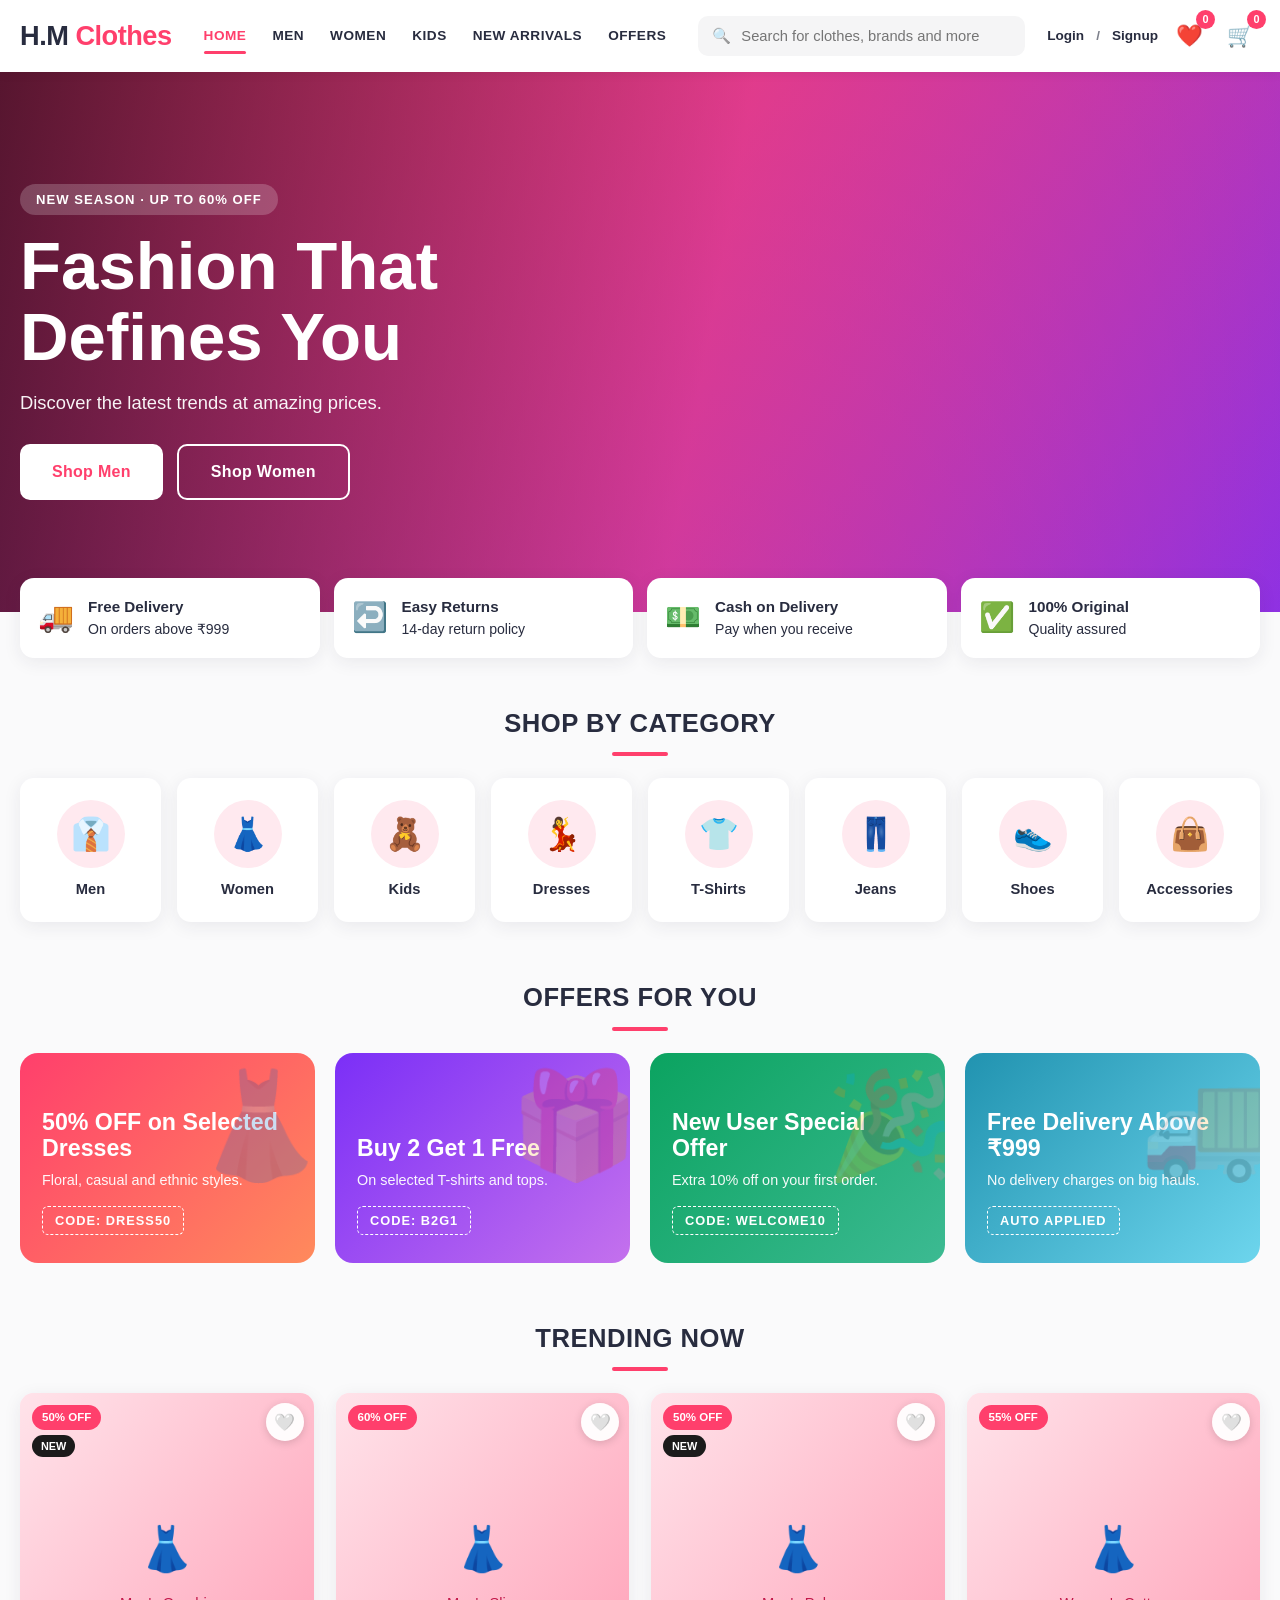
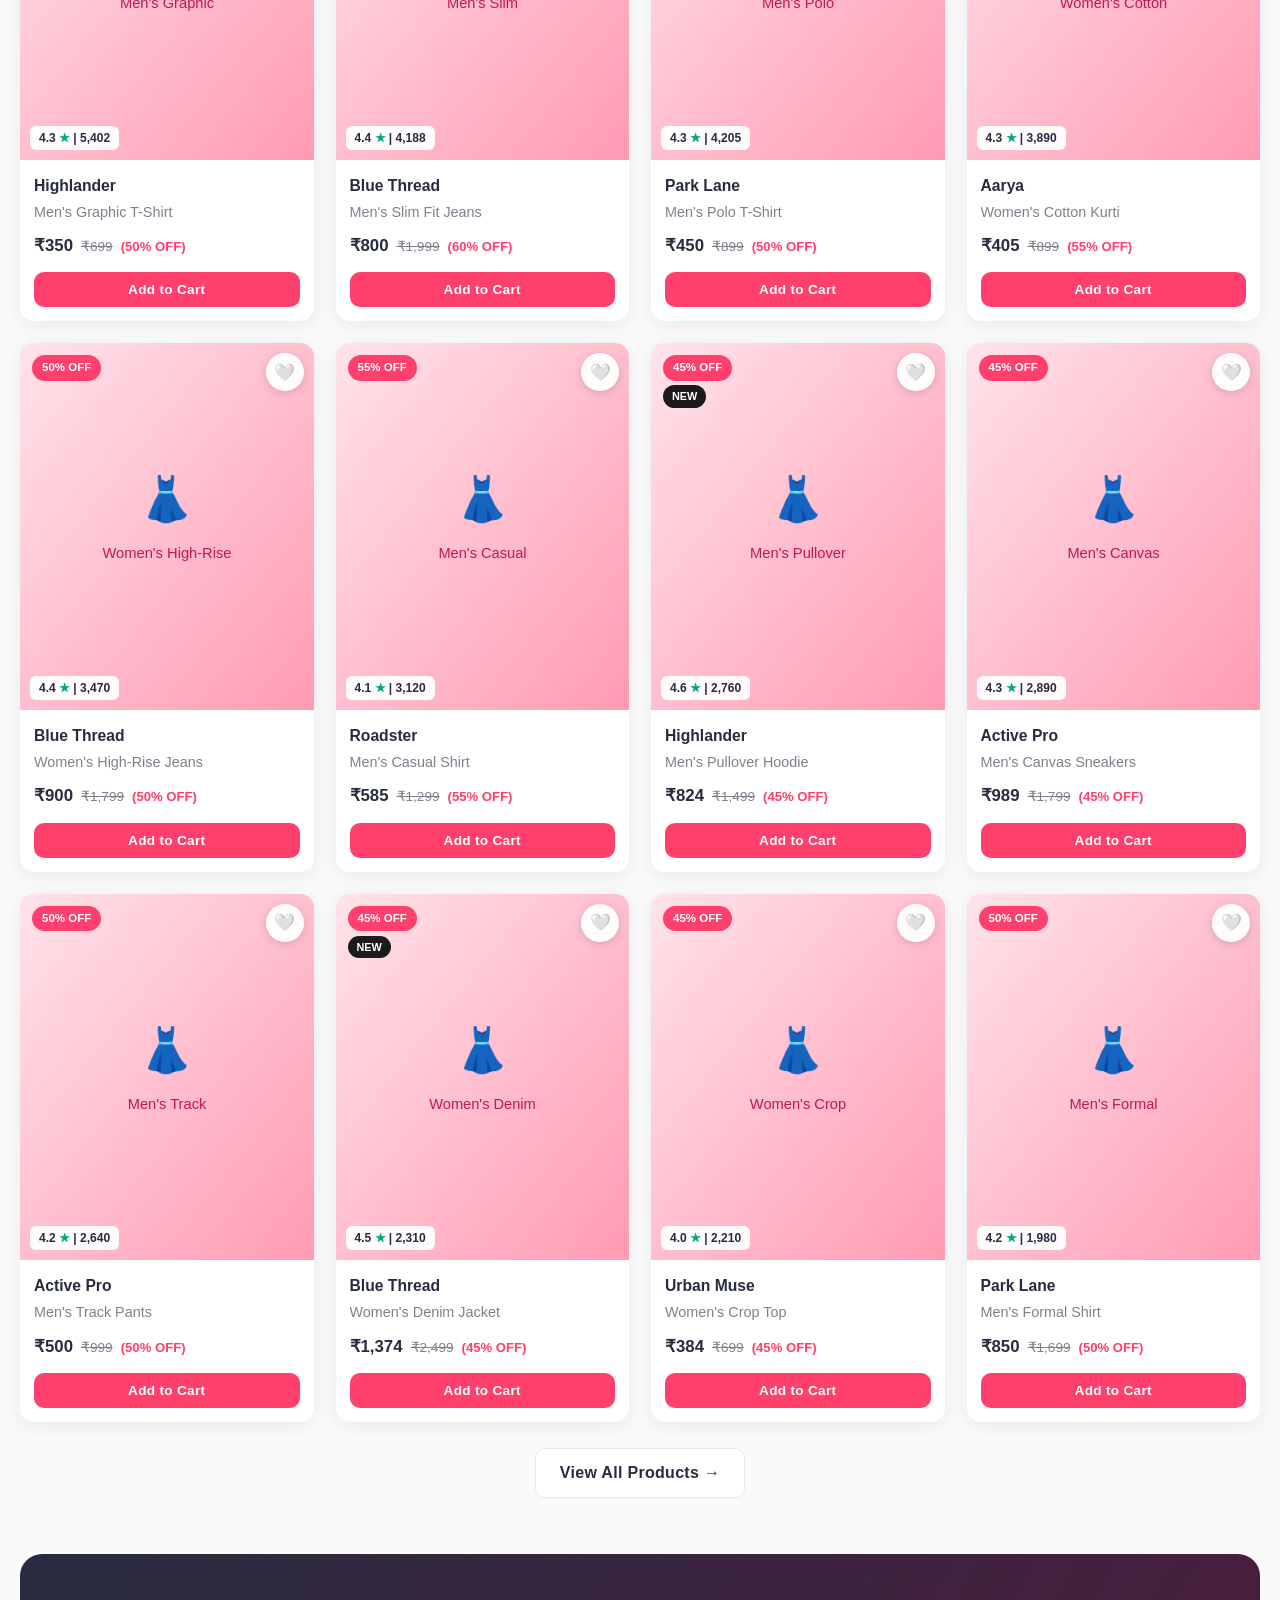
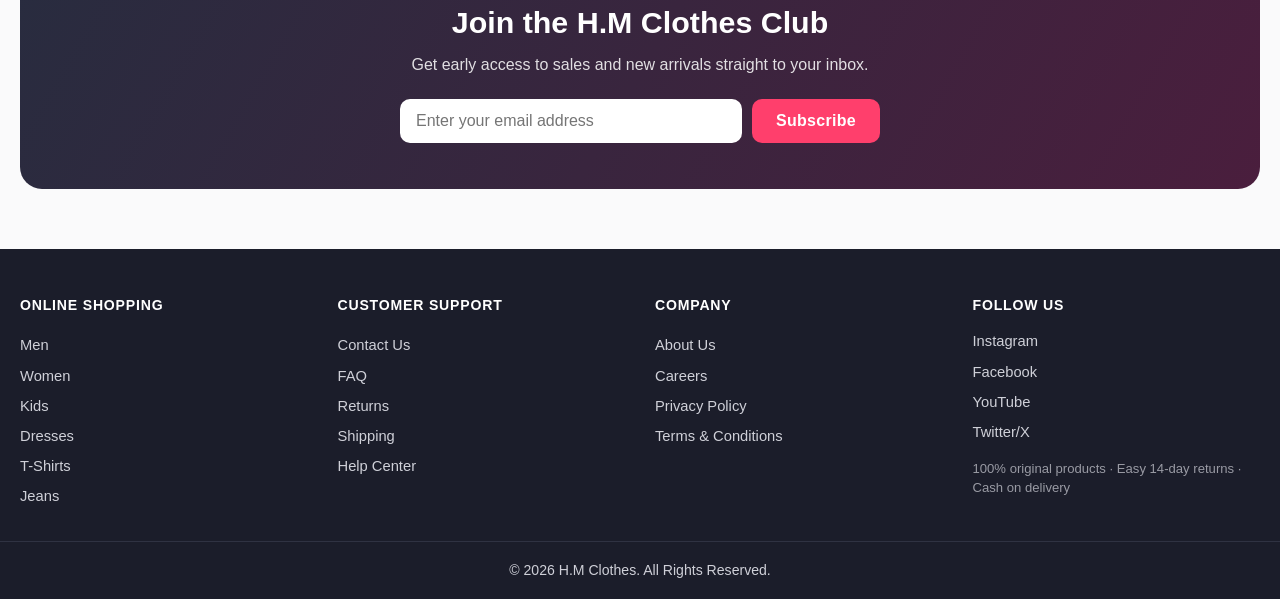
<file: index.html>
<!DOCTYPE html>
<html lang="en">
<head>
  <meta charset="UTF-8">
  <meta name="viewport" content="width=device-width, initial-scale=1">
  <title>H.M Clothes | Fashion That Defines You</title>
  <meta name="description" content="Shop the latest men's, women's and kids' fashion at amazing prices on H.M Clothes.">
  <link rel="stylesheet" href="style.css">
</head>
<body data-page="home">

  <!-- Header is rendered by script.js -->
  <div id="site-header"></div>

  <!-- HERO -->
  <section class="hero">
    <div class="container">
      <div class="hero-content">
        <span class="hero-tag">NEW SEASON · UP TO 60% OFF</span>
        <h1>Fashion That Defines You</h1>
        <p>Discover the latest trends at amazing prices.</p>
        <div class="hero-btns">
          <a href="products.html?gender=Men" class="btn btn-light">Shop Men</a>
          <a href="products.html?gender=Women" class="btn btn-ghost">Shop Women</a>
        </div>
      </div>
    </div>
  </section>

  <main class="container">
    <!-- PERKS -->
    <div class="perks">
      <div class="perk"><span class="ico">🚚</span><div><b>Free Delivery</b>On orders above ₹999</div></div>
      <div class="perk"><span class="ico">↩️</span><div><b>Easy Returns</b>14-day return policy</div></div>
      <div class="perk"><span class="ico">💵</span><div><b>Cash on Delivery</b>Pay when you receive</div></div>
      <div class="perk"><span class="ico">✅</span><div><b>100% Original</b>Quality assured</div></div>
    </div>

    <!-- CATEGORIES -->
    <section class="section">
      <h2 class="section-title">Shop By Category</h2>
      <div class="category-grid" id="categoryGrid"></div>
    </section>

    <!-- OFFERS -->
    <section class="section" id="offers">
      <h2 class="section-title">Offers For You</h2>
      <div class="offers-grid">
        <a class="offer-card o1" data-emoji="👗" href="products.html?category=Dresses">
          <h3>50% OFF on Selected Dresses</h3><p>Floral, casual and ethnic styles.</p><span class="code">CODE: DRESS50</span>
        </a>
        <a class="offer-card o2" data-emoji="🎁" href="products.html">
          <h3>Buy 2 Get 1 Free</h3><p>On selected T-shirts and tops.</p><span class="code">CODE: B2G1</span>
        </a>
        <a class="offer-card o3" data-emoji="🎉" href="signup.html">
          <h3>New User Special Offer</h3><p>Extra 10% off on your first order.</p><span class="code">CODE: WELCOME10</span>
        </a>
        <a class="offer-card o4" data-emoji="🚚" href="products.html">
          <h3>Free Delivery Above ₹999</h3><p>No delivery charges on big hauls.</p><span class="code">AUTO APPLIED</span>
        </a>
      </div>
    </section>

    <!-- TRENDING -->
    <section class="section">
      <h2 class="section-title">Trending Now</h2>
      <div class="product-grid" id="trendingGrid"></div>
      <p style="text-align:center;margin-top:26px"><a class="btn btn-outline" href="products.html">View All Products →</a></p>
    </section>

    <!-- NEWSLETTER -->
    <section class="promo">
      <h2>Join the H.M Clothes Club</h2>
      <p>Get early access to sales and new arrivals straight to your inbox.</p>
      <form class="news-form" id="newsletterForm" novalidate>
        <input type="email" id="newsEmail" placeholder="Enter your email address" aria-label="Email address">
        <button class="btn btn-primary" type="submit">Subscribe</button>
      </form>
    </section>
  </main>

  <div id="site-footer"></div>
  <script src="script.js"></script>
</body>
</html>
</file>
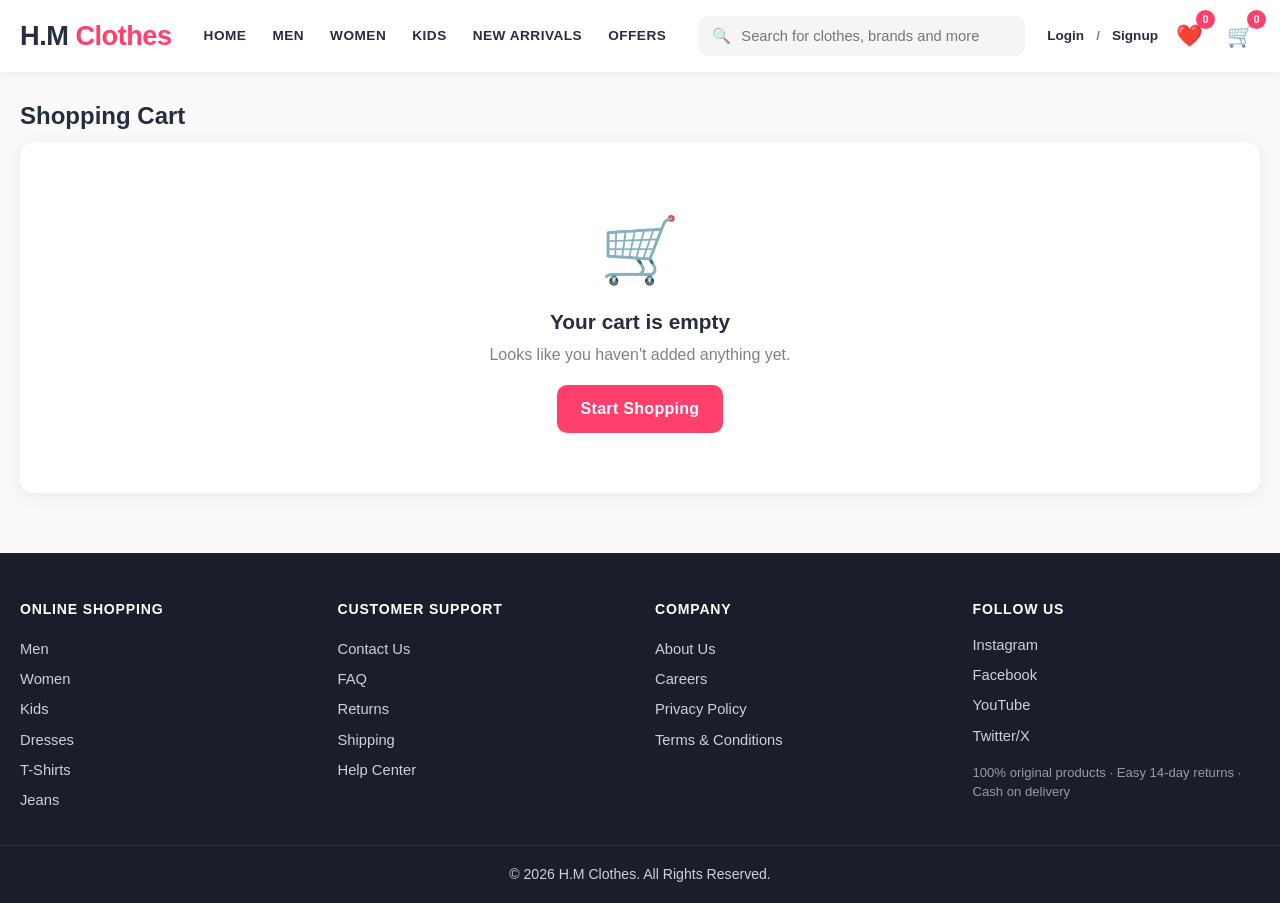
<file: cart.html>
<!DOCTYPE html>
<html lang="en">
<head>
  <meta charset="UTF-8">
  <meta name="viewport" content="width=device-width, initial-scale=1">
  <title>Shopping Cart | H.M Clothes</title>
  <link rel="stylesheet" href="style.css">
</head>
<body data-page="cart">

  <div id="site-header"></div>

  <main class="container">
    <div class="page-head"><h1>Shopping Cart</h1></div>
    <div id="cartRoot"></div>
  </main>

  <div id="site-footer"></div>
  <script src="script.js"></script>
</body>
</html>
</file>
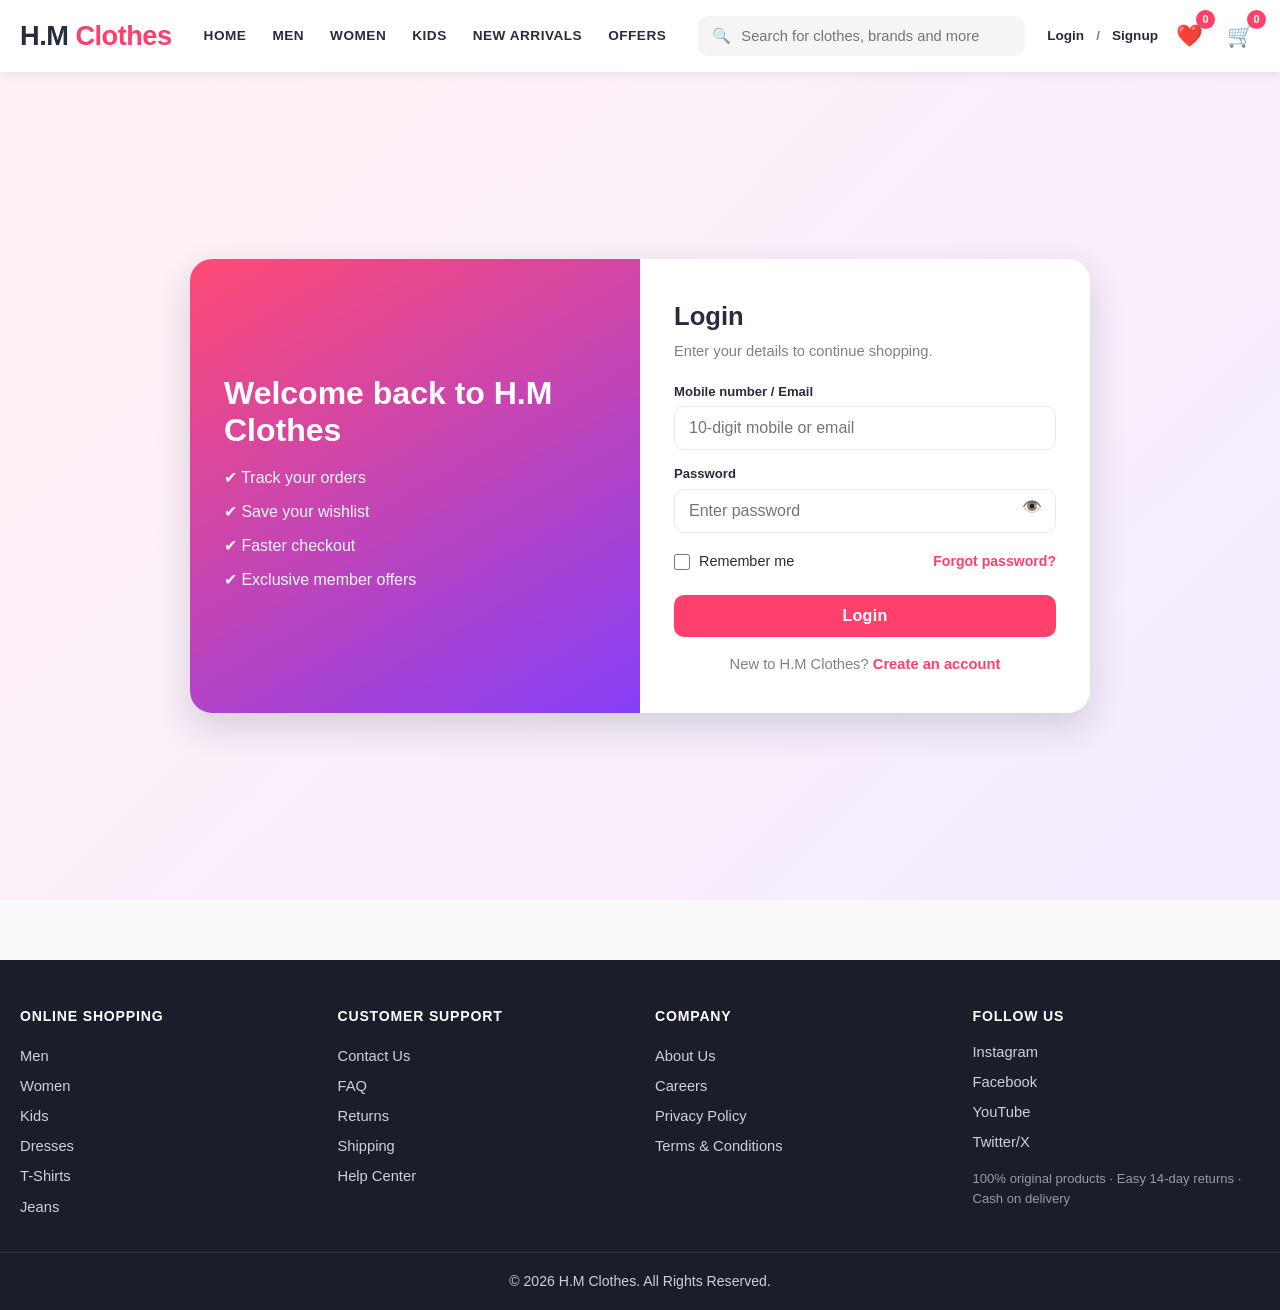
<file: login.html>
<!DOCTYPE html>
<html lang="en">
<head>
  <meta charset="UTF-8">
  <meta name="viewport" content="width=device-width, initial-scale=1">
  <title>Login | H.M Clothes</title>
  <link rel="stylesheet" href="style.css">
</head>
<body data-page="login">

  <div id="site-header"></div>

  <div class="auth-wrap">
    <div class="auth-card">
      <div class="auth-side">
        <h2>Welcome back to H.M Clothes</h2>
        <ul>
          <li>✔ Track your orders</li>
          <li>✔ Save your wishlist</li>
          <li>✔ Faster checkout</li>
          <li>✔ Exclusive member offers</li>
        </ul>
      </div>
      <form class="auth-form" id="authForm" novalidate>
        <h1>Login</h1>
        <p class="sub">Enter your details to continue shopping.</p>

        <div class="field">
          <label for="loginId">Mobile number / Email</label>
          <input type="text" id="loginId" placeholder="10-digit mobile or email" autocomplete="username">
          <span class="err"></span>
        </div>
        <div class="field">
          <label for="loginPw">Password</label>
          <input type="password" id="loginPw" placeholder="Enter password" autocomplete="current-password">
          <button type="button" class="eye" aria-label="Show password">👁️</button>
          <span class="err"></span>
        </div>

        <div class="row-between">
          <label class="chk"><input type="checkbox" id="remember"> Remember me</label>
          <a href="#" id="forgotLink">Forgot password?</a>
        </div>

        <button class="btn btn-primary btn-block" type="submit">Login</button>
        <p class="switch">New to H.M Clothes? <a href="signup.html">Create an account</a></p>
      </form>
    </div>
  </div>

  <div id="site-footer"></div>
  <script src="script.js"></script>
</body>
</html>
</file>
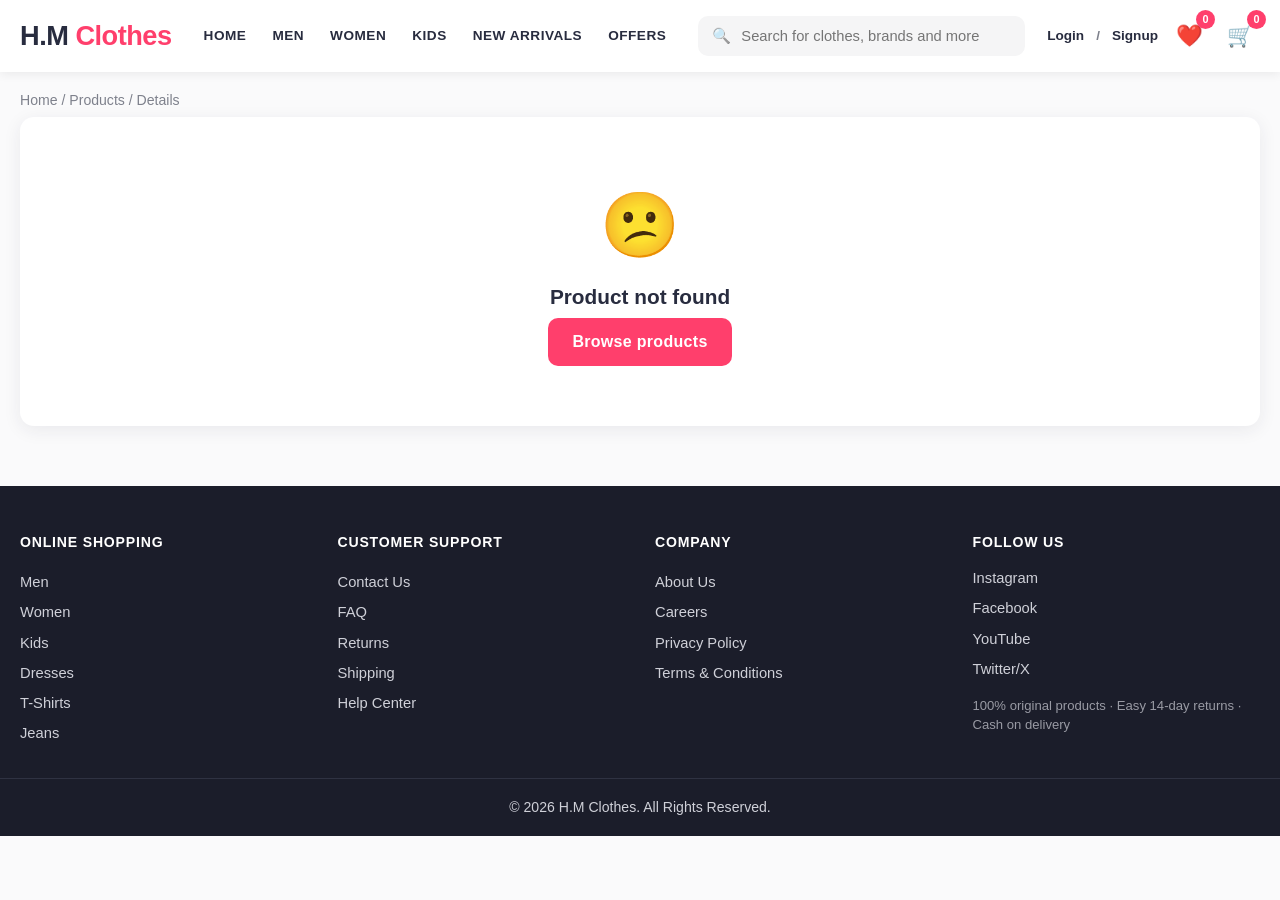
<file: product-details.html>
<!DOCTYPE html>
<html lang="en">
<head>
  <meta charset="UTF-8">
  <meta name="viewport" content="width=device-width, initial-scale=1">
  <title>Product Details | H.M Clothes</title>
  <link rel="stylesheet" href="style.css">
</head>
<body data-page="details">

  <div id="site-header"></div>

  <main class="container">
    <div class="breadcrumb"><a href="index.html">Home</a> / <a href="products.html">Products</a> / Details</div>
    <!-- Filled in by script.js using ?id=PRODUCT_ID -->
    <div id="detailsRoot"></div>
  </main>

  <div id="site-footer"></div>
  <script src="script.js"></script>
</body>
</html>
</file>
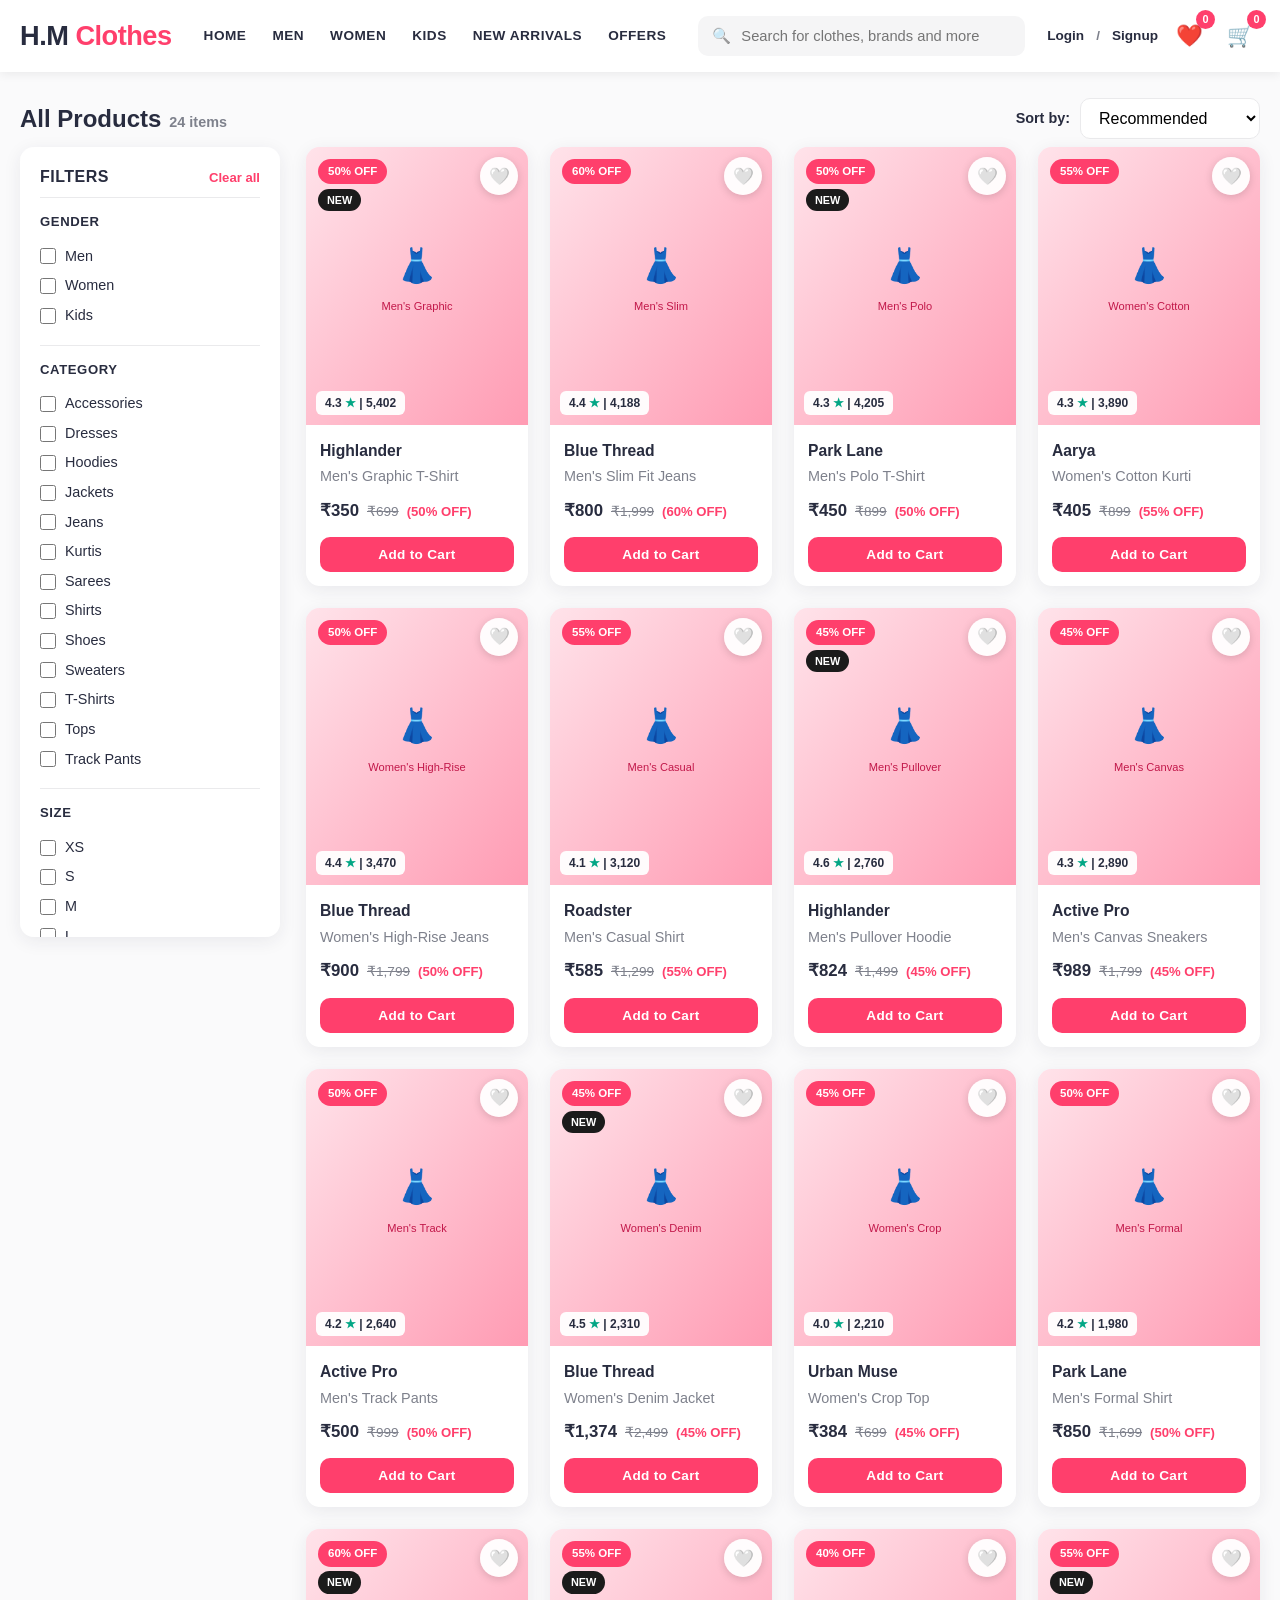
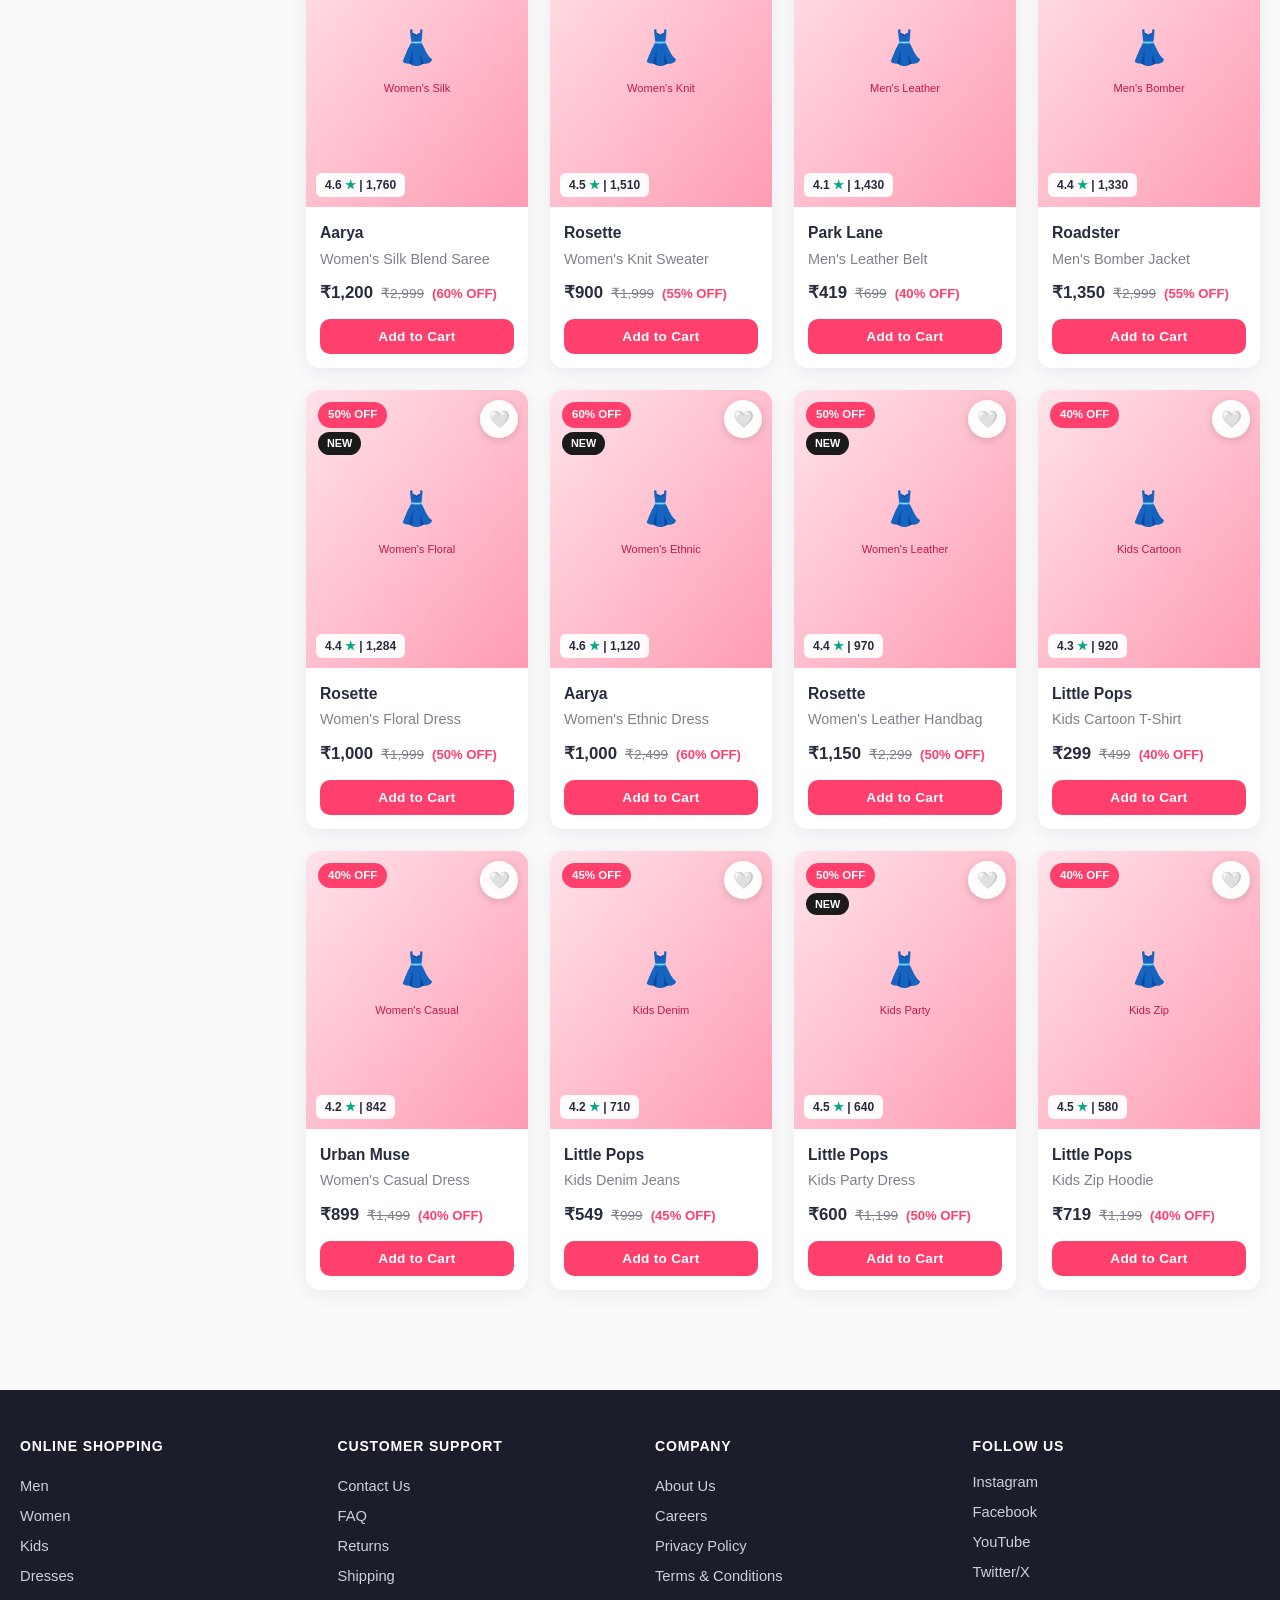
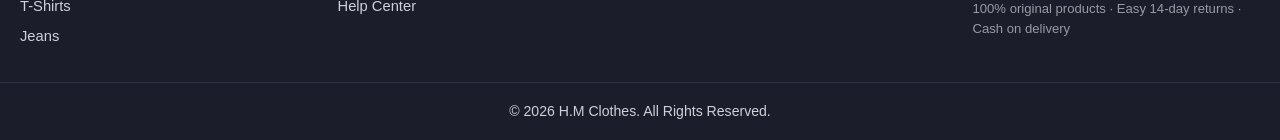
<file: products.html>
<!DOCTYPE html>
<html lang="en">
<head>
  <meta charset="UTF-8">
  <meta name="viewport" content="width=device-width, initial-scale=1">
  <title>Shop Clothes Online | H.M Clothes</title>
  <link rel="stylesheet" href="style.css">
</head>
<body data-page="products">

  <div id="site-header"></div>

  <main class="container">
    <div class="page-head">
      <h1><span id="listTitle">All Products</span><small id="listCount"></small></h1>
      <div style="display:flex;gap:12px;align-items:center;flex-wrap:wrap">
        <button class="btn btn-outline filter-toggle" id="filterToggle">☰ Filters</button>
        <div class="sort-box">
          <label for="sortSelect">Sort by:</label>
          <select id="sortSelect">
            <option value="recommended">Recommended</option>
            <option value="price-asc">Price: Low to High</option>
            <option value="price-desc">Price: High to Low</option>
            <option value="rating">Rating</option>
            <option value="discount">Discount</option>
          </select>
        </div>
      </div>
    </div>

    <div class="listing">
      <!-- FILTERS -->
      <aside class="filter-panel" id="filterPanel">
        <div class="filter-head"><span>Filters</span><button type="button" id="clearFilters">Clear all</button></div>
        <div class="f-group"><h5>Gender</h5><div id="fGender"></div></div>
        <div class="f-group"><h5>Category</h5><div id="fCategory"></div></div>
        <div class="f-group"><h5>Size</h5><div id="fSize"></div></div>
        <div class="f-group"><h5>Brand</h5><div id="fBrand"></div></div>
        <div class="f-group">
          <h5>Price Range</h5>
          <input type="range" class="price-range" id="priceRange" min="200" max="3000" step="100" value="3000">
          <div class="price-label"><span>₹200</span><span>Up to <b id="priceLabel">₹3,000</b></span></div>
        </div>
        <div class="f-group"><h5>Rating</h5><div id="fRating"></div></div>
        <div class="f-group"><h5>Discount</h5><div id="fDiscount"></div></div>
        <div class="f-group"><h5>Colour</h5><div id="fColor"></div></div>
      </aside>

      <!-- PRODUCTS -->
      <section>
        <div class="product-grid" id="productGrid"></div>
      </section>
    </div>
  </main>

  <div id="site-footer"></div>
  <script src="script.js"></script>
</body>
</html>
</file>
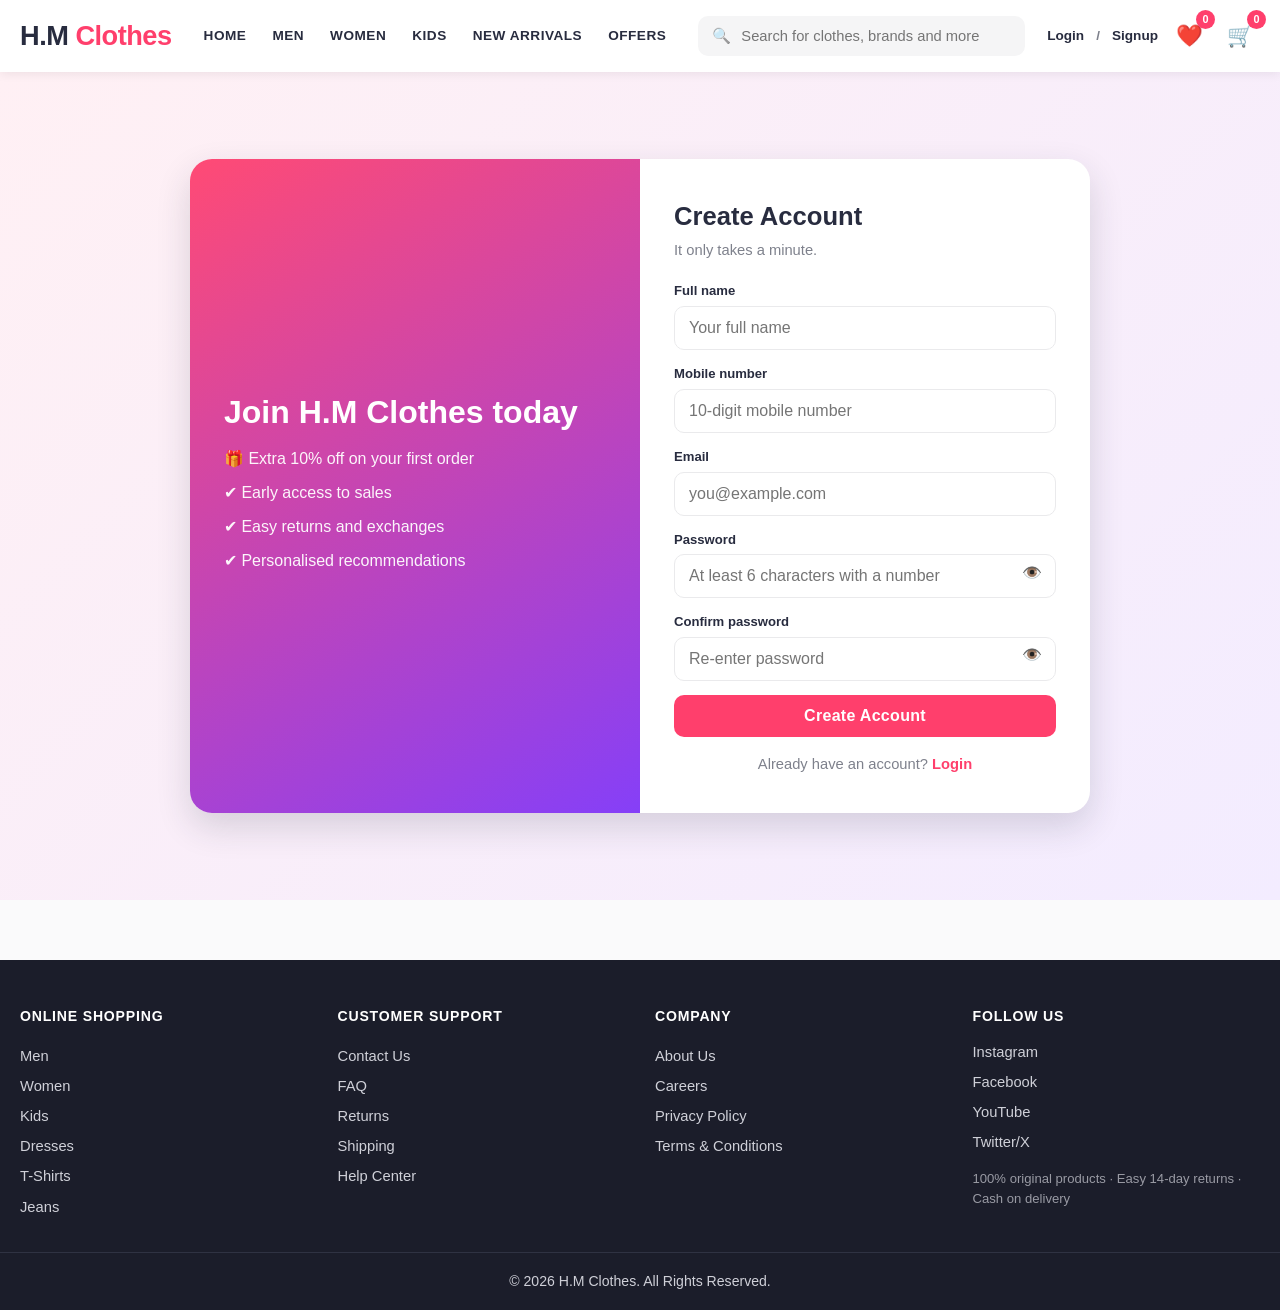
<file: signup.html>
<!DOCTYPE html>
<html lang="en">
<head>
  <meta charset="UTF-8">
  <meta name="viewport" content="width=device-width, initial-scale=1">
  <title>Create Account | H.M Clothes</title>
  <link rel="stylesheet" href="style.css">
</head>
<body data-page="signup">

  <div id="site-header"></div>

  <div class="auth-wrap">
    <div class="auth-card">
      <div class="auth-side">
        <h2>Join H.M Clothes today</h2>
        <ul>
          <li>🎁 Extra 10% off on your first order</li>
          <li>✔ Early access to sales</li>
          <li>✔ Easy returns and exchanges</li>
          <li>✔ Personalised recommendations</li>
        </ul>
      </div>
      <form class="auth-form" id="authForm" novalidate>
        <h1>Create Account</h1>
        <p class="sub">It only takes a minute.</p>

        <div class="field">
          <label for="suName">Full name</label>
          <input type="text" id="suName" placeholder="Your full name" autocomplete="name">
          <span class="err"></span>
        </div>
        <div class="field">
          <label for="suMobile">Mobile number</label>
          <input type="tel" id="suMobile" placeholder="10-digit mobile number" maxlength="10" inputmode="numeric" autocomplete="tel">
          <span class="err"></span>
        </div>
        <div class="field">
          <label for="suEmail">Email</label>
          <input type="email" id="suEmail" placeholder="you@example.com" autocomplete="email">
          <span class="err"></span>
        </div>
        <div class="field">
          <label for="suPw">Password</label>
          <input type="password" id="suPw" placeholder="At least 6 characters with a number" autocomplete="new-password">
          <button type="button" class="eye" aria-label="Show password">👁️</button>
          <span class="err"></span>
        </div>
        <div class="field">
          <label for="suCpw">Confirm password</label>
          <input type="password" id="suCpw" placeholder="Re-enter password" autocomplete="new-password">
          <button type="button" class="eye" aria-label="Show password">👁️</button>
          <span class="err"></span>
        </div>

        <button class="btn btn-primary btn-block" type="submit">Create Account</button>
        <p class="switch">Already have an account? <a href="login.html">Login</a></p>
      </form>
    </div>
  </div>

  <div id="site-footer"></div>
  <script src="script.js"></script>
</body>
</html>
</file>
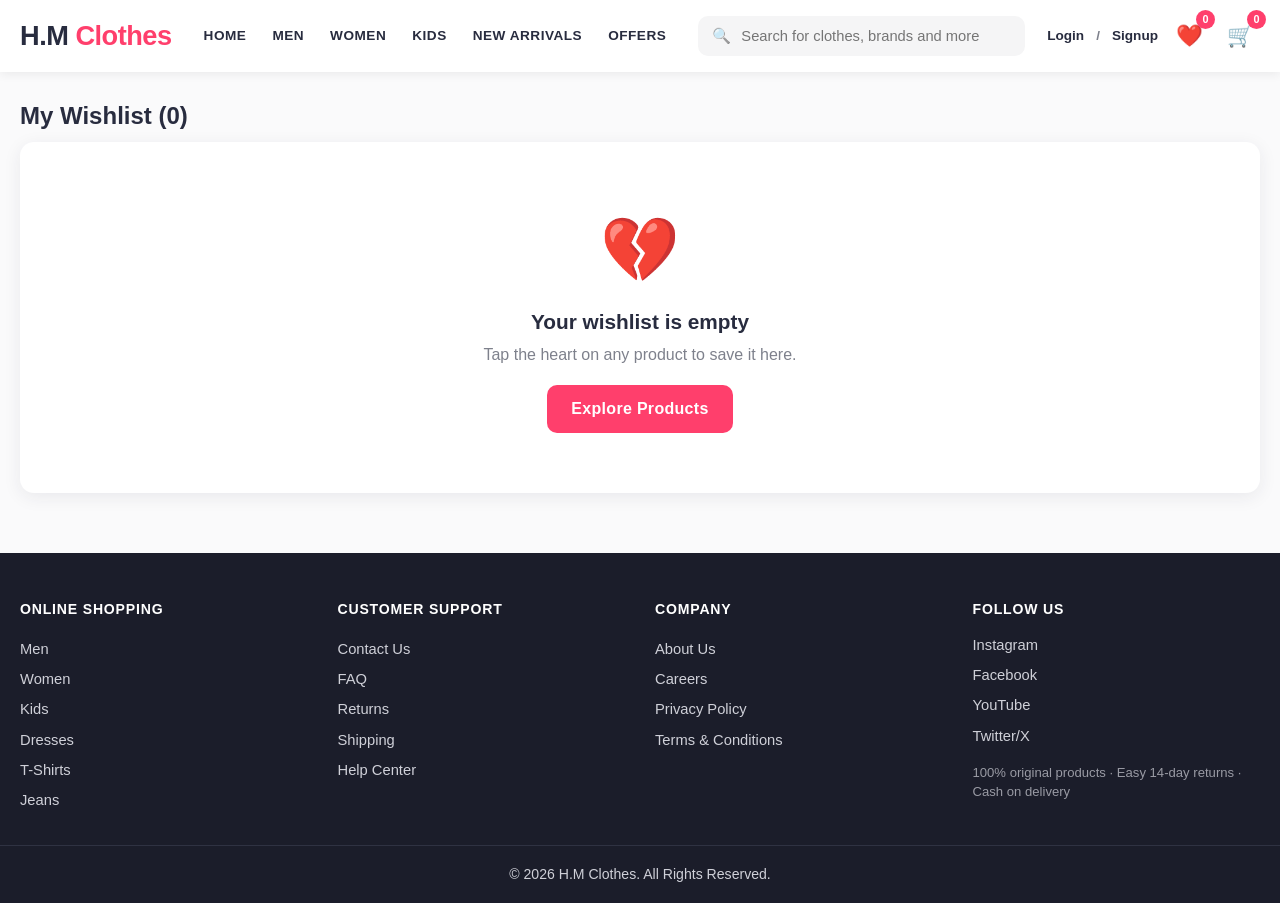
<file: wishlist (1).html>
<!DOCTYPE html>
<html lang="en">
<head>
  <meta charset="UTF-8">
  <meta name="viewport" content="width=device-width, initial-scale=1">
  <title>My Wishlist | H.M Clothes</title>
  <link rel="stylesheet" href="style.css">
</head>
<body data-page="wishlist">

  <div id="site-header"></div>

  <main class="container">
    <div class="page-head"><h1 id="wishTitle">My Wishlist</h1></div>
    <div id="wishRoot"></div>
  </main>

  <div id="site-footer"></div>
  <script src="script.js"></script>
</body>
</html>
</file>
<file: style.css>
/* =====================================================================
   H.M Clothes - style.css
   Brand colour: #ff3f6c
   ===================================================================== */

/* ---------- 1. Variables & reset ---------- */
:root {
  --brand: #ff3f6c;
  --brand-dark: #e0245a;
  --brand-soft: #ffe9ef;
  --ink: #282c3f;
  --muted: #7e818c;
  --line: #eaeaec;
  --bg: #fafafb;
  --white: #fff;
  --green: #03a685;
  --radius: 14px;
  --shadow: 0 4px 18px rgba(40, 44, 63, .08);
  --shadow-lg: 0 14px 34px rgba(40, 44, 63, .16);
  --ease: .25s ease;
}
* { box-sizing: border-box; margin: 0; padding: 0; }
html { scroll-behavior: smooth; }
body { font-family: 'Segoe UI', 'Poppins', Roboto, Arial, sans-serif; color: var(--ink); background: var(--bg); line-height: 1.5; -webkit-font-smoothing: antialiased; }
a { color: inherit; text-decoration: none; }
img { max-width: 100%; display: block; }
ul { list-style: none; }
button, input, select { font-family: inherit; font-size: 1rem; }
button { cursor: pointer; border: 0; background: none; }
.container { width: 100%; max-width: 1280px; margin: 0 auto; padding: 0 20px; }
.section { padding: 46px 0 10px; }
.section-title { font-size: 1.6rem; font-weight: 800; letter-spacing: .5px; margin-bottom: 22px; text-align: center; text-transform: uppercase; }
.section-title::after { content: ''; display: block; width: 56px; height: 4px; border-radius: 4px; background: var(--brand); margin: 10px auto 0; }

/* ---------- 2. Buttons ---------- */
.btn { display: inline-flex; align-items: center; justify-content: center; gap: 8px; padding: 12px 24px; border-radius: 10px; font-weight: 700; letter-spacing: .3px; transition: var(--ease); }
.btn-primary { background: var(--brand); color: #fff; }
.btn-primary:hover { background: var(--brand-dark); transform: translateY(-2px); box-shadow: 0 8px 18px rgba(255, 63, 108, .35); }
.btn-dark { background: var(--ink); color: #fff; }
.btn-dark:hover { background: #000; transform: translateY(-2px); }
.btn-outline { border: 1.5px solid var(--line); color: var(--ink); background: #fff; }
.btn-outline:hover, .btn-outline.active { border-color: var(--brand); color: var(--brand); }
.btn-light { background: #fff; color: var(--brand); }
.btn-light:hover { transform: translateY(-2px); box-shadow: var(--shadow-lg); }
.btn-ghost { border: 2px solid #fff; color: #fff; }
.btn-ghost:hover { background: #fff; color: var(--brand); transform: translateY(-2px); }
.btn-link { color: var(--muted); font-weight: 600; font-size: .9rem; margin-top: 6px; }
.btn-link:hover { color: var(--brand); }
.btn-block { width: 100%; }
.btn:active { transform: scale(.97); }

/* ---------- 3. Header ---------- */
.site-header { position: sticky; top: 0; z-index: 100; background: #fff; box-shadow: 0 2px 10px rgba(0, 0, 0, .07); }
.header-inner { display: flex; align-items: center; gap: 22px; height: 72px; }
.logo { font-size: 1.7rem; font-weight: 900; letter-spacing: -.5px; color: var(--ink); white-space: nowrap; }
.logo span { color: var(--brand); }
.main-nav { display: flex; gap: 6px; }
.main-nav a { position: relative; padding: 26px 10px; font-weight: 700; font-size: .85rem; text-transform: uppercase; letter-spacing: .5px; white-space: nowrap; transition: var(--ease); }
.main-nav a::after { content: ''; position: absolute; left: 10px; right: 10px; bottom: 18px; height: 3px; background: var(--brand); border-radius: 3px; transform: scaleX(0); transition: var(--ease); }
.main-nav a:hover, .main-nav a.active { color: var(--brand); }
.main-nav a:hover::after, .main-nav a.active::after { transform: scaleX(1); }
.search-bar { flex: 1; position: relative; max-width: 480px; margin: 0 auto; }
.search-bar input { width: 100%; padding: 11px 16px 11px 42px; background: #f5f5f6; border: 1.5px solid transparent; border-radius: 10px; outline: none; font-size: .92rem; transition: var(--ease); }
.search-bar input:focus { background: #fff; border-color: var(--brand); box-shadow: 0 0 0 4px var(--brand-soft); }
.search-icon { position: absolute; left: 14px; top: 50%; transform: translateY(-50%); font-size: .95rem; opacity: .6; }
.header-actions { display: flex; align-items: center; gap: 12px; white-space: nowrap; font-weight: 700; font-size: .85rem; }
.header-actions .sep { color: var(--muted); }
.login-link:hover, .link-btn:hover { color: var(--brand); }
.link-btn { font-weight: 700; font-size: .85rem; color: var(--ink); }
.hi-user { color: var(--brand); }
.icon-btn { position: relative; font-size: 1.35rem; padding: 6px; transition: var(--ease); }
.icon-btn:hover { transform: scale(1.18); }
.badge { position: absolute; top: -4px; right: -6px; min-width: 19px; height: 19px; padding: 0 5px; background: var(--brand); color: #fff; border-radius: 20px; font-size: .68rem; line-height: 19px; text-align: center; font-weight: 800; }
.menu-toggle { display: none; font-size: 1.6rem; padding: 4px 8px; }

/* ---------- 4. Hero ---------- */
.hero { position: relative; min-height: 540px; display: flex; align-items: center; color: #fff; overflow: hidden;
  background:
    linear-gradient(100deg, rgba(40, 10, 30, .78) 0%, rgba(255, 63, 108, .45) 55%, rgba(255, 63, 108, .15) 100%),
    url('https://images.unsplash.com/photo-1483985988355-763728e1935b?auto=format&fit=crop&w=1800&q=80') center / cover no-repeat,
    linear-gradient(135deg, #ff3f6c, #7b2ff7); }
.hero-content { max-width: 600px; animation: fadeUp .9s ease both; }
.hero-tag { display: inline-block; background: rgba(255, 255, 255, .2); backdrop-filter: blur(6px); padding: 6px 16px; border-radius: 30px; font-size: .82rem; font-weight: 700; letter-spacing: 1px; margin-bottom: 16px; }
.hero h1 { font-size: clamp(2.3rem, 6vw, 4.2rem); line-height: 1.05; font-weight: 900; margin-bottom: 16px; }
.hero p { font-size: 1.15rem; opacity: .95; margin-bottom: 28px; }
.hero-btns { display: flex; gap: 14px; flex-wrap: wrap; }
.hero-btns .btn { padding: 14px 32px; }

/* ---------- 5. Perks strip ---------- */
.perks { display: grid; grid-template-columns: repeat(4, 1fr); gap: 14px; margin-top: -34px; position: relative; z-index: 2; }
.perk { background: #fff; border-radius: var(--radius); padding: 18px; display: flex; align-items: center; gap: 14px; box-shadow: var(--shadow); font-size: .88rem; }
.perk b { display: block; font-size: .95rem; }
.perk span.ico { font-size: 1.8rem; }

/* ---------- 6. Categories ---------- */
.category-grid { display: grid; grid-template-columns: repeat(8, 1fr); gap: 16px; }
.cat-card { display: flex; flex-direction: column; align-items: center; gap: 10px; padding: 22px 8px; background: #fff; border-radius: var(--radius); box-shadow: var(--shadow); font-weight: 700; font-size: .92rem; transition: var(--ease); }
.cat-emoji { display: grid; place-items: center; width: 68px; height: 68px; border-radius: 50%; background: var(--brand-soft); font-size: 2rem; transition: var(--ease); }
.cat-card:hover { transform: translateY(-6px); box-shadow: var(--shadow-lg); color: var(--brand); }
.cat-card:hover .cat-emoji { background: var(--brand); transform: rotate(-8deg) scale(1.08); }

/* ---------- 7. Product grid + cards ---------- */
.product-grid { display: grid; grid-template-columns: repeat(4, 1fr); gap: 22px; }
.product-card { background: #fff; border-radius: var(--radius); overflow: hidden; box-shadow: var(--shadow); transition: var(--ease); animation: fadeUp .6s ease both; display: flex; flex-direction: column; }
.product-card:hover { transform: translateY(-6px); box-shadow: var(--shadow-lg); }
.pc-img { position: relative; aspect-ratio: 4 / 5; background: linear-gradient(135deg, #ffe3ea, #fff4f7); overflow: hidden; }
.pc-img img { width: 100%; height: 100%; object-fit: cover; transition: transform .5s ease; }
.product-card:hover .pc-img img { transform: scale(1.08); }
.badge-discount { position: absolute; top: 12px; left: 12px; background: var(--brand); color: #fff; font-size: .72rem; font-weight: 800; padding: 4px 10px; border-radius: 20px; z-index: 2; }
.badge-new { position: absolute; top: 12px; left: 12px; margin-top: 30px; background: #1b1b1b; color: #fff; font-size: .68rem; font-weight: 800; padding: 3px 9px; border-radius: 20px; z-index: 2; }
.wish-btn { position: absolute; top: 10px; right: 10px; width: 38px; height: 38px; border-radius: 50%; background: rgba(255, 255, 255, .95); box-shadow: 0 2px 8px rgba(0, 0, 0, .15); font-size: 1.05rem; z-index: 2; transition: var(--ease); }
.wish-btn:hover { transform: scale(1.18); }
.wish-btn.active { animation: pop .35s ease; }
.pc-rating { position: absolute; left: 10px; bottom: 10px; background: rgba(255, 255, 255, .95); padding: 3px 9px; border-radius: 6px; font-size: .75rem; font-weight: 600; }
.pc-rating .star { color: var(--green); }
.pc-body { padding: 14px; display: flex; flex-direction: column; gap: 4px; flex: 1; }
.pc-brand { font-size: .98rem; font-weight: 800; }
.pc-name { color: var(--muted); font-size: .9rem; white-space: nowrap; overflow: hidden; text-overflow: ellipsis; }
.pc-name:hover { color: var(--brand); }
.pc-price { display: flex; align-items: baseline; flex-wrap: wrap; gap: 8px; margin: 6px 0 10px; }
.final { font-weight: 800; font-size: 1.05rem; }
.orig { color: var(--muted); text-decoration: line-through; font-size: .85rem; }
.off { color: var(--brand); font-weight: 700; font-size: .82rem; }
.pc-body .btn { margin-top: auto; padding: 10px; font-size: .85rem; }
.green { color: var(--green); font-weight: 700; }

/* ---------- 8. Offers ---------- */
.offers-grid { display: grid; grid-template-columns: repeat(4, 1fr); gap: 20px; }
.offer-card { position: relative; overflow: hidden; color: #fff; border-radius: 18px; padding: 28px 22px; min-height: 210px; display: flex; flex-direction: column; justify-content: flex-end; transition: var(--ease); }
.offer-card::before { content: attr(data-emoji); position: absolute; right: -10px; top: -6px; font-size: 6.5rem; opacity: .22; transition: var(--ease); }
.offer-card:hover { transform: translateY(-6px) rotate(-.6deg); box-shadow: var(--shadow-lg); }
.offer-card:hover::before { transform: scale(1.2) rotate(8deg); }
.offer-card h3 { font-size: 1.45rem; line-height: 1.15; margin-bottom: 8px; font-weight: 900; }
.offer-card p { font-size: .9rem; opacity: .95; margin-bottom: 14px; }
.offer-card .code { display: inline-block; align-self: flex-start; border: 1.5px dashed #fff; padding: 4px 12px; border-radius: 6px; font-weight: 800; letter-spacing: 1px; font-size: .8rem; cursor: pointer; }
.o1 { background: linear-gradient(135deg, #ff3f6c, #ff8a5c); }
.o2 { background: linear-gradient(135deg, #7b2ff7, #c471ed); }
.o3 { background: linear-gradient(135deg, #0ba360, #3cba92); }
.o4 { background: linear-gradient(135deg, #2193b0, #6dd5ed); }

/* ---------- 9. Banner + newsletter ---------- */
.promo { margin-top: 46px; background: linear-gradient(120deg, var(--ink), #4a1e3d); color: #fff; border-radius: 22px; padding: 46px 30px; text-align: center; }
.promo h2 { font-size: 1.9rem; margin-bottom: 8px; }
.promo p { opacity: .85; margin-bottom: 22px; }
.news-form { display: flex; gap: 10px; max-width: 480px; margin: 0 auto; }
.news-form input { flex: 1; padding: 13px 16px; border-radius: 10px; border: 0; outline: none; }

/* ---------- 10. Listing page ---------- */
.page-head { padding: 26px 0 8px; display: flex; justify-content: space-between; align-items: center; flex-wrap: wrap; gap: 12px; }
.page-head h1 { font-size: 1.5rem; }
.page-head small { color: var(--muted); font-weight: 600; font-size: .9rem; margin-left: 8px; }
.sort-box { display: flex; align-items: center; gap: 10px; font-weight: 600; font-size: .9rem; }
.sort-box select { padding: 10px 14px; border: 1.5px solid var(--line); border-radius: 10px; background: #fff; outline: none; cursor: pointer; }
.sort-box select:focus { border-color: var(--brand); }
.filter-toggle { display: none; }
.listing { display: grid; grid-template-columns: 260px 1fr; gap: 26px; padding-bottom: 40px; align-items: start; }
.filter-panel { background: #fff; border-radius: var(--radius); box-shadow: var(--shadow); padding: 18px 20px; position: sticky; top: 90px; max-height: calc(100vh - 110px); overflow-y: auto; }
.filter-head { display: flex; justify-content: space-between; align-items: center; margin-bottom: 8px; font-weight: 800; text-transform: uppercase; letter-spacing: .5px; }
.filter-head button { color: var(--brand); font-weight: 700; font-size: .82rem; }
.f-group { padding: 14px 0; border-top: 1px solid var(--line); }
.f-group h5 { font-size: .82rem; text-transform: uppercase; letter-spacing: .6px; margin-bottom: 10px; }
.chk { display: flex; align-items: center; gap: 9px; padding: 4px 0; font-size: .9rem; cursor: pointer; }
.chk input { accent-color: var(--brand); width: 16px; height: 16px; cursor: pointer; }
.chk:hover { color: var(--brand); }
.price-range { width: 100%; accent-color: var(--brand); }
.price-label { display: flex; justify-content: space-between; font-size: .85rem; color: var(--muted); margin-top: 4px; }
.price-label b { color: var(--ink); }

/* ---------- 11. Empty states ---------- */
.empty { grid-column: 1 / -1; text-align: center; padding: 60px 20px; background: #fff; border-radius: var(--radius); box-shadow: var(--shadow); }
.empty-ico { font-size: 4rem; margin-bottom: 8px; }
.empty h3 { font-size: 1.3rem; margin-bottom: 6px; }
.empty p { color: var(--muted); margin-bottom: 18px; }

/* ---------- 12. Product details ---------- */
.breadcrumb { padding: 18px 0 6px; font-size: .88rem; color: var(--muted); }
.breadcrumb a:hover { color: var(--brand); }
.details-grid { display: grid; grid-template-columns: minmax(0, 1fr) minmax(0, 1fr); gap: 40px; padding: 16px 0 30px; align-items: start; }
.details-img { position: relative; border-radius: 18px; overflow: hidden; background: linear-gradient(135deg, #ffe3ea, #fff4f7); box-shadow: var(--shadow); aspect-ratio: 4 / 5; }
.details-img img { width: 100%; height: 100%; object-fit: cover; }
.details-img img:hover { transform: scale(1.04); transition: transform .5s; }
.details-img .badge-discount { font-size: .9rem; padding: 6px 14px; }
.d-brand { font-size: 1.4rem; font-weight: 800; }
.d-name { font-size: 1.15rem; font-weight: 400; color: var(--muted); margin-bottom: 12px; }
.d-rating { display: inline-flex; gap: 8px; padding: 5px 12px; border: 1px solid var(--line); border-radius: 8px; font-size: .88rem; margin-bottom: 14px; }
.d-rating b { color: var(--green); }
.details-info hr { border: 0; border-top: 1px solid var(--line); margin: 6px 0 14px; }
.d-price { display: flex; align-items: baseline; gap: 12px; flex-wrap: wrap; }
.d-price .final { font-size: 1.8rem; }
.d-price .orig { font-size: 1.05rem; }
.d-price .off { font-size: 1.05rem; }
.tax-note { color: var(--green); font-weight: 700; font-size: .85rem; margin-bottom: 8px; }
.d-sub { margin: 20px 0 10px; font-size: .95rem; text-transform: uppercase; letter-spacing: .4px; }
.d-sub small { text-transform: none; color: var(--muted); font-weight: 600; margin-left: 6px; letter-spacing: 0; }
.size-row, .color-row { display: flex; flex-wrap: wrap; gap: 10px; }
.size-btn { width: 54px; height: 54px; border-radius: 50%; border: 1.5px solid #bfc0c6; font-weight: 700; transition: var(--ease); background: #fff; }
.size-btn:hover:not(:disabled) { border-color: var(--brand); color: var(--brand); }
.size-btn.active { border-color: var(--brand); background: var(--brand); color: #fff; transform: scale(1.08); }
.size-btn:disabled { color: #bbb; border-style: dashed; background: #f6f6f6; cursor: not-allowed; text-decoration: line-through; }
.color-dot { width: 34px; height: 34px; border-radius: 50%; border: 3px solid #fff; box-shadow: 0 0 0 1.5px #ccc; transition: var(--ease); }
.color-dot:hover { transform: scale(1.12); }
.color-dot.active { box-shadow: 0 0 0 2.5px var(--brand); }
.qty-box { display: inline-flex; align-items: center; border: 1.5px solid var(--line); border-radius: 10px; overflow: hidden; background: #fff; }
.qty-box button { width: 42px; height: 42px; font-size: 1.3rem; font-weight: 700; transition: var(--ease); }
.qty-box button:hover { background: var(--brand-soft); color: var(--brand); }
.qty-box span { min-width: 42px; text-align: center; font-weight: 800; }
.qty-box.small button { width: 32px; height: 32px; font-size: 1.1rem; }
.qty-box.small span { min-width: 34px; font-size: .92rem; }
.d-actions { display: flex; gap: 12px; margin: 26px 0; flex-wrap: wrap; }
.d-actions .btn { flex: 1; min-width: 150px; padding: 15px 18px; }
.delivery { background: #fff; border-radius: var(--radius); padding: 4px 18px 16px; box-shadow: var(--shadow); }
.pin-row { display: flex; gap: 10px; max-width: 340px; }
.pin-row input { flex: 1; padding: 10px 14px; border: 1.5px solid var(--line); border-radius: 10px; outline: none; min-width: 0; }
.pin-row input:focus { border-color: var(--brand); }
.pin-row .btn { padding: 10px 18px; }
.pin-msg { font-size: .88rem; margin: 8px 0 4px; min-height: 20px; font-weight: 600; }
.pin-msg.good { color: var(--green); }
.pin-msg.bad { color: var(--brand); }
.d-list li { padding: 3px 0; font-size: .92rem; }
.d-section { margin-top: 8px; }
.d-section p { color: #4b4f63; font-size: .95rem; }
.d-meta { margin-top: 10px; }
.size-ratings { display: grid; gap: 8px; max-width: 420px; }
.sr-row { display: grid; grid-template-columns: 38px 1fr 56px; align-items: center; gap: 10px; font-size: .85rem; }
.sr-bar { height: 8px; background: #eee; border-radius: 8px; overflow: hidden; }
.sr-bar i { display: block; height: 100%; background: linear-gradient(90deg, var(--brand), #ff8a5c); border-radius: 8px; }
.shake { animation: shake .45s; }

/* ---------- 13. Cart ---------- */
.cart-grid { display: grid; grid-template-columns: 1fr 360px; gap: 26px; align-items: start; padding-bottom: 40px; }
.free-bar { background: #fff6e0; border: 1px dashed #f0b429; padding: 12px 16px; border-radius: 10px; margin-bottom: 14px; font-size: .92rem; }
.free-bar.done { background: #e5f8f2; border-color: var(--green); color: #00765f; font-weight: 700; }
.cart-item { position: relative; display: grid; grid-template-columns: 110px 1fr; gap: 16px; padding: 16px; background: #fff; border-radius: var(--radius); box-shadow: var(--shadow); margin-bottom: 14px; animation: fadeUp .4s ease both; }
.cart-item img { width: 110px; height: 140px; object-fit: cover; border-radius: 10px; background: #ffe3ea; }
.ci-info h4 { font-size: 1rem; }
.ci-info > a { color: var(--muted); font-size: .92rem; }
.ci-info > a:hover { color: var(--brand); }
.ci-size { margin: 6px 0 8px; font-size: .88rem; }
.ci-price { margin-top: 10px; display: flex; gap: 10px; align-items: baseline; flex-wrap: wrap; }
.ci-price s { color: var(--muted); font-size: .88rem; }
.ci-remove { position: absolute; top: 10px; right: 12px; width: 30px; height: 30px; border-radius: 50%; color: var(--muted); transition: var(--ease); }
.ci-remove:hover { background: var(--brand-soft); color: var(--brand); }
.summary { background: #fff; border-radius: var(--radius); box-shadow: var(--shadow); padding: 22px; position: sticky; top: 92px; }
.summary h3 { font-size: .95rem; text-transform: uppercase; letter-spacing: .5px; color: var(--muted); margin-bottom: 14px; }
.sum-row { display: flex; justify-content: space-between; padding: 7px 0; font-size: .95rem; }
.sum-total { display: flex; justify-content: space-between; border-top: 1px dashed #ccc; margin-top: 8px; padding: 14px 0 6px; font-weight: 900; font-size: 1.15rem; }
.save-note { color: var(--green); font-weight: 700; font-size: .88rem; margin-bottom: 14px; }

/* ---------- 14. Auth pages ---------- */
.auth-wrap { min-height: calc(100vh - 72px); display: grid; place-items: center; padding: 30px 16px; background: linear-gradient(135deg, #fff0f4, #f3ecff); }
.auth-card { display: grid; grid-template-columns: 1fr 1fr; width: 100%; max-width: 900px; background: #fff; border-radius: 22px; overflow: hidden; box-shadow: var(--shadow-lg); animation: fadeUp .6s ease both; }
.auth-side { padding: 40px 34px; color: #fff; display: flex; flex-direction: column; justify-content: center; background: linear-gradient(150deg, rgba(255, 63, 108, .94), rgba(123, 47, 247, .92)); }
.auth-side h2 { font-size: 2rem; line-height: 1.15; margin-bottom: 12px; }
.auth-side ul li { padding: 5px 0; opacity: .95; }
.auth-form { padding: 38px 34px; }
.auth-form h1 { font-size: 1.6rem; margin-bottom: 4px; }
.auth-form .sub { color: var(--muted); margin-bottom: 20px; font-size: .92rem; }
.field { margin-bottom: 14px; position: relative; }
.field label { display: block; font-size: .82rem; font-weight: 700; margin-bottom: 5px; }
.field input[type=text], .field input[type=email], .field input[type=tel], .field input[type=password] { width: 100%; padding: 12px 14px; border: 1.5px solid var(--line); border-radius: 10px; outline: none; transition: var(--ease); background: #fff; }
.field input:focus { border-color: var(--brand); box-shadow: 0 0 0 4px var(--brand-soft); }
.field.invalid input { border-color: #e53935; background: #fff7f7; }
.field .err { display: block; color: #e53935; font-size: .78rem; min-height: 0; margin-top: 4px; font-weight: 600; }
.eye { position: absolute; right: 10px; top: 29px; font-size: 1rem; padding: 4px; }
.row-between { display: flex; justify-content: space-between; align-items: center; margin: 4px 0 18px; font-size: .88rem; flex-wrap: wrap; gap: 8px; }
.row-between a { color: var(--brand); font-weight: 700; }
.switch { text-align: center; margin-top: 16px; font-size: .92rem; color: var(--muted); }
.switch a { color: var(--brand); font-weight: 800; }

/* ---------- 15. Footer ---------- */
.site-footer { background: #1b1d2a; color: #cfd0d8; margin-top: 60px; }
.footer-grid { display: grid; grid-template-columns: repeat(4, 1fr); gap: 30px; padding: 46px 20px 30px; }
.site-footer h4 { color: #fff; text-transform: uppercase; letter-spacing: .8px; font-size: .88rem; margin-bottom: 14px; }
.site-footer li { padding: 4px 0; font-size: .92rem; }
.site-footer a { transition: var(--ease); }
.site-footer a:hover { color: var(--brand); padding-left: 4px; }
.socials { display: flex; flex-direction: column; gap: 8px; font-size: .92rem; }
.promise { margin-top: 16px; font-size: .82rem; opacity: .7; }
.footer-bottom { text-align: center; padding: 18px; border-top: 1px solid #2f3242; font-size: .88rem; }
.to-top { position: fixed; right: 20px; bottom: 24px; width: 46px; height: 46px; border-radius: 50%; background: var(--brand); color: #fff; font-size: 1.2rem; font-weight: 800; box-shadow: var(--shadow-lg); opacity: 0; pointer-events: none; transform: translateY(14px); transition: var(--ease); z-index: 90; }
.to-top.show { opacity: 1; pointer-events: auto; transform: none; }

/* ---------- 16. Toast ---------- */
.toast-box { position: fixed; top: 86px; right: 20px; z-index: 999; display: flex; flex-direction: column; gap: 10px; }
.toast { background: var(--ink); color: #fff; padding: 13px 20px; border-radius: 12px; font-size: .92rem; font-weight: 600; box-shadow: var(--shadow-lg); border-left: 5px solid var(--brand); transform: translateX(120%); opacity: 0; transition: .3s ease; max-width: 340px; }
.toast.show { transform: none; opacity: 1; }

/* ---------- 17. Animations ---------- */
@keyframes fadeUp { from { opacity: 0; transform: translateY(24px); } to { opacity: 1; transform: none; } }
@keyframes pop { 0% { transform: scale(.6); } 60% { transform: scale(1.3); } 100% { transform: scale(1); } }
@keyframes shake { 0%, 100% { transform: translateX(0); } 20%, 60% { transform: translateX(-7px); } 40%, 80% { transform: translateX(7px); } }

/* ---------- 18. Responsive ---------- */
@media (max-width: 1150px) {
  .main-nav a { padding: 26px 6px; font-size: .78rem; }
  .category-grid { grid-template-columns: repeat(4, 1fr); }
  .offers-grid { grid-template-columns: repeat(2, 1fr); }
  .product-grid { grid-template-columns: repeat(3, 1fr); }
}
@media (max-width: 980px) {
  .menu-toggle { display: block; }
  .header-inner { flex-wrap: wrap; height: auto; padding-top: 10px; padding-bottom: 10px; gap: 10px; }
  .logo { order: 1; margin-right: auto; }
  .header-actions { order: 2; }
  .menu-toggle { order: 0; }
  .search-bar { order: 3; flex-basis: 100%; max-width: none; }
  .main-nav { order: 4; flex-basis: 100%; flex-direction: column; gap: 0; display: none; border-top: 1px solid var(--line); }
  .main-nav.open { display: flex; }
  .main-nav a { padding: 13px 4px; border-bottom: 1px solid var(--line); }
  .main-nav a::after { display: none; }
  .listing { grid-template-columns: 1fr; }
  .filter-toggle { display: inline-flex; }
  .filter-panel { display: none; position: static; max-height: none; }
  .filter-panel.open { display: block; }
  .details-grid { grid-template-columns: 1fr; gap: 24px; }
  .details-img { max-width: 480px; margin: 0 auto; width: 100%; }
  .cart-grid { grid-template-columns: 1fr; }
  .summary { position: static; }
  .perks { grid-template-columns: repeat(2, 1fr); }
  .footer-grid { grid-template-columns: repeat(2, 1fr); }
}
@media (max-width: 700px) {
  .container { padding: 0 14px; }
  .hero { min-height: 440px; }
  .category-grid { grid-template-columns: repeat(2, 1fr); gap: 12px; }
  .cat-emoji { width: 56px; height: 56px; font-size: 1.6rem; }
  .product-grid { grid-template-columns: repeat(2, 1fr); gap: 12px; }
  .pc-body { padding: 10px; }
  .pc-body .btn { font-size: .78rem; padding: 9px 4px; }
  .final { font-size: .95rem; }
  .offers-grid { grid-template-columns: 1fr; }
  .offer-card { min-height: 170px; }
  .auth-card { grid-template-columns: 1fr; }
  .auth-side { display: none; }
  .auth-form { padding: 30px 22px; }
  .news-form { flex-direction: column; }
  .header-actions .sep, .header-actions .login-link:nth-of-type(2) { display: none; }
  .cart-item { grid-template-columns: 84px 1fr; padding: 12px; }
  .cart-item img { width: 84px; height: 110px; }
  .section-title { font-size: 1.3rem; }
  .toast-box { left: 14px; right: 14px; }
  .toast { max-width: none; }
}
@media (max-width: 420px) {
  .perks { grid-template-columns: 1fr; margin-top: 16px; }
  .footer-grid { grid-template-columns: 1fr; }
  .size-btn { width: 48px; height: 48px; }
}
@media (prefers-reduced-motion: reduce) { * { animation: none !important; transition: none !important; } }
</file>
